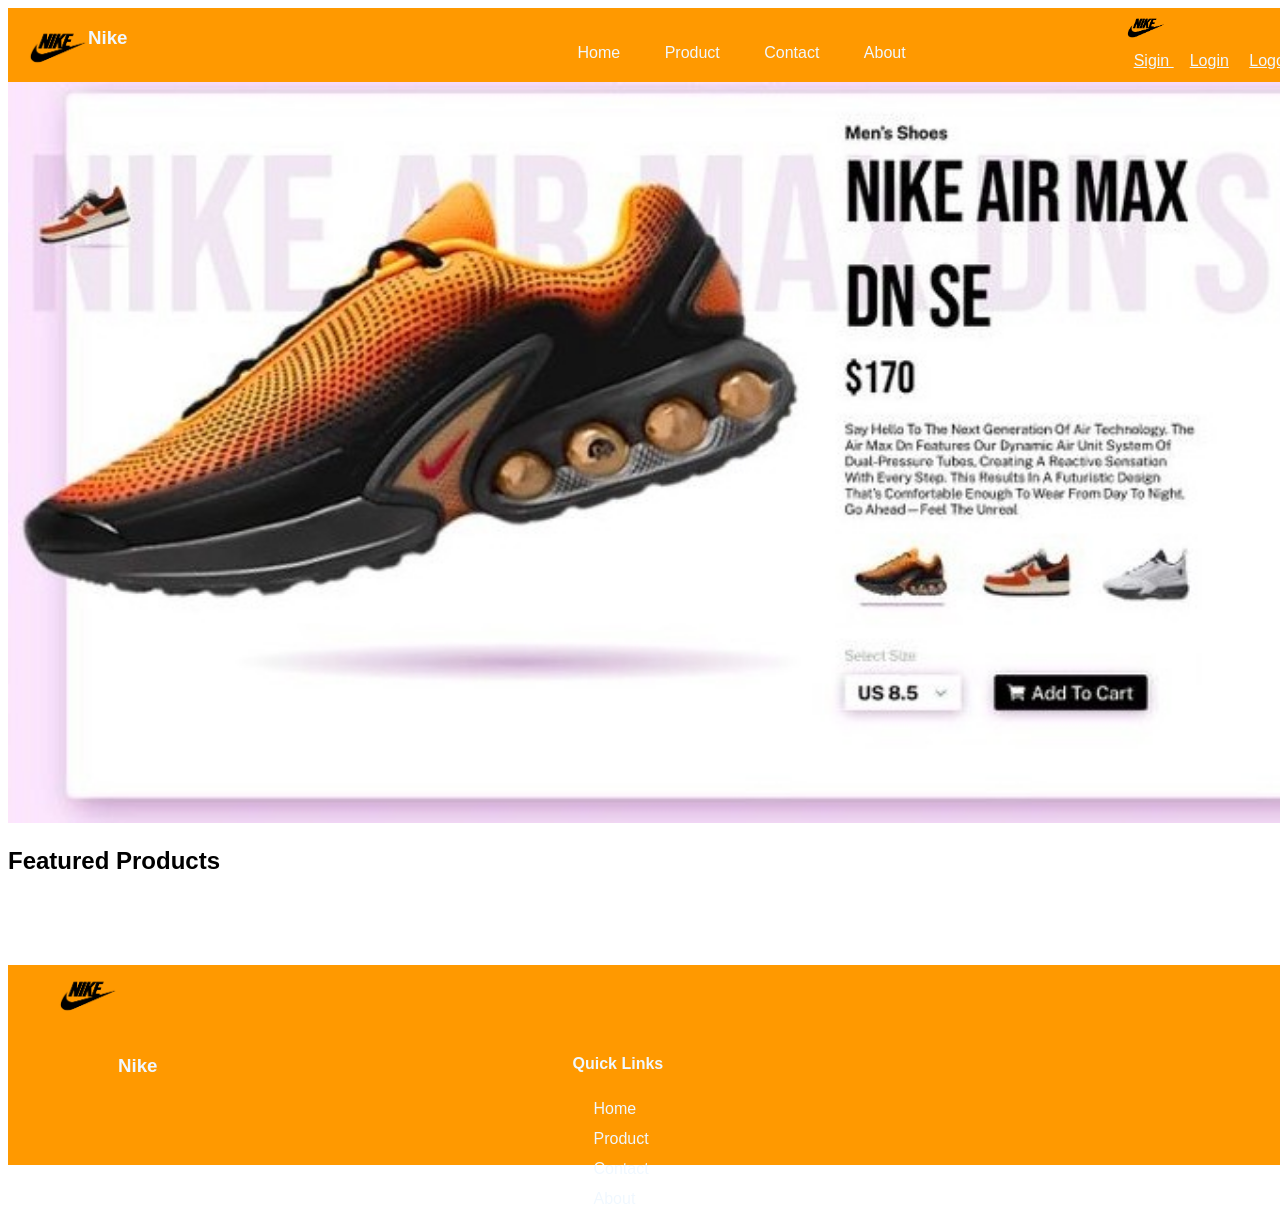
<file: index.html>
<!doctype html>
<html lang="en">
  <head>
    <meta charset="UTF-8" />
    <meta name="viewport" content="width=device-width, initial-scale=1.0" />
    <title>Shoes E Commerce</title>
    <link rel="stylesheet" href="style/style.css" />
  </head>
  <body class="container">
    <header>
      <div class="headr">
        <div class="logo">
          <img src="assets/logo-removebg-preview.png" alt="photo of logo" />
        </div>
        <div>
          <h3>Nike</h3>
        </div>
        <div>
          <nav>
            <ul>
              <a href="index.html">Home</a>
              <a href="/pages/product.html">Product</a>
              <a href="/pages/Contact.html">Contact</a>
              <a href="/pages/about.html">About</a>
            </ul>
          </nav>
        </div>
        <div class="profile">
          <img src="assets/logo-removebg-preview.png" alt="" />
          <div class="menu">
            <a href="#">Sigin </a>
            <a href="#">Login</a>
            <a href="">Logout</a>j
          </div>
        </div>
      </div>
    </header>
    <main>
      <section class="hero">
        <section>
          <div class="mainimg">
            <img src="assets/main.jpeg" alt="" />
          </div>
        </section>
        <section>
          <div>
            <h2>Featured Products</h2>
          </div>
        </section>
      </section>
    </main>
    <footer>
      <div class="mainfooter">
        <div class="footerlogo">
          <img src="assets/logo-removebg-preview.png" alt="photo of logo" />
        </div>
        <div>
          <h3>Nike</h3>
        </div>
        <div class="footernav">
          <h4>Quick Links</h4>

          <nav>
            <ul>
              <a href="index.html">Home</a>
              <a href="/pages/product.html">Product</a>
              <a href="/pages/Contact.html">Contact</a>
              <a href="/pages/about.html">About</a>
            </ul>
          </nav>
        </div>
      </div>
    </footer>
  </body>
</html>
</file>
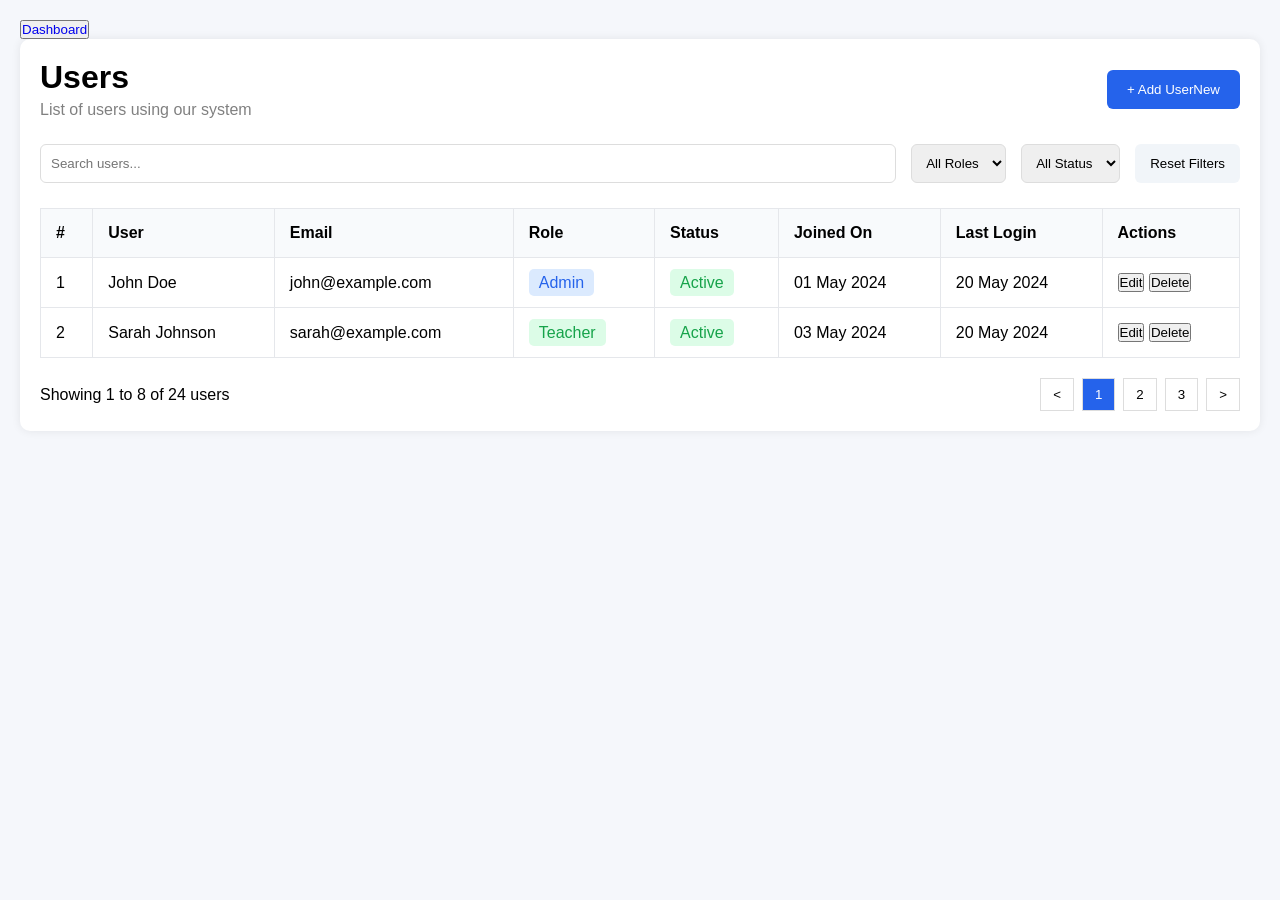
<file: pages/adduser.html>
<!DOCTYPE html>
<html lang="en">
<head>
    <meta charset="UTF-8">
    <meta name="viewport" content="width=device-width, initial-scale=1.0">
    <title>Users Dashboard</title>
    <link rel="stylesheet" href="/style/adduser.css">
</head>
    <header>
      <button><a href="/pages/admindashboard.html" style="text-decoration: none; ">Dashboard</a></button>
    </header>
<body>

<div class="container">

    <header class="top-header">
        <div>
            <h1>Users</h1>
            <p>List of users using our system</p>
        </div>

        <button class="add-btn"> <a href="/pages/createuser.html " style="text-decoration: none; color: white">+ Add UserNew</a> </button>
    </header>

    <section class="filters">
        <input type="text" placeholder="Search users...">

        <select>
            <option>All Roles</option>
            <option>Admin</option>
            <option>Teacher</option>
            <option>Student</option>
        </select>

        <select>
            <option>All Status</option>
            <option>Active</option>
            <option>Inactive</option>
        </select>

        <button class="reset-btn">Reset Filters</button>
    </section>

    <section class="users-table">
        <table>
            <thead>
                <tr>
                    <th>#</th>
                    <th>User</th>
                    <th>Email</th>
                    <th>Role</th>
                    <th>Status</th>
                    <th>Joined On</th>
                    <th>Last Login</th>
                    <th>Actions</th>
                </tr>
            </thead>

            <tbody>
                <tr>
                    <td>1</td>
                    <td>John Doe</td>
                    <td>john@example.com</td>
                    <td><span class="admin">Admin</span></td>
                    <td><span class="active">Active</span></td>
                    <td>01 May 2024</td>
                    <td>20 May 2024</td>
                    <td>
                        <button>Edit</button>
                        <button>Delete</button>
                    </td>
                </tr>

                <tr>
                    <td>2</td>
                    <td>Sarah Johnson</td>
                    <td>sarah@example.com</td>
                    <td><span class="teacher">Teacher</span></td>
                    <td><span class="active">Active</span></td>
                    <td>03 May 2024</td>
                    <td>20 May 2024</td>
                    <td>
                        <button>Edit</button>
                        <button>Delete</button>
                    </td>
                </tr>
            </tbody>
        </table>
    </section>

    <footer class="footer">
        <p>Showing 1 to 8 of 24 users</p>

        <div class="pagination">
            <button>&lt;</button>
            <button class="current">1</button>
            <button>2</button>
            <button>3</button>
            <button>&gt;</button>
        </div>
    </footer>

</div>

</body>
</html>
</file>
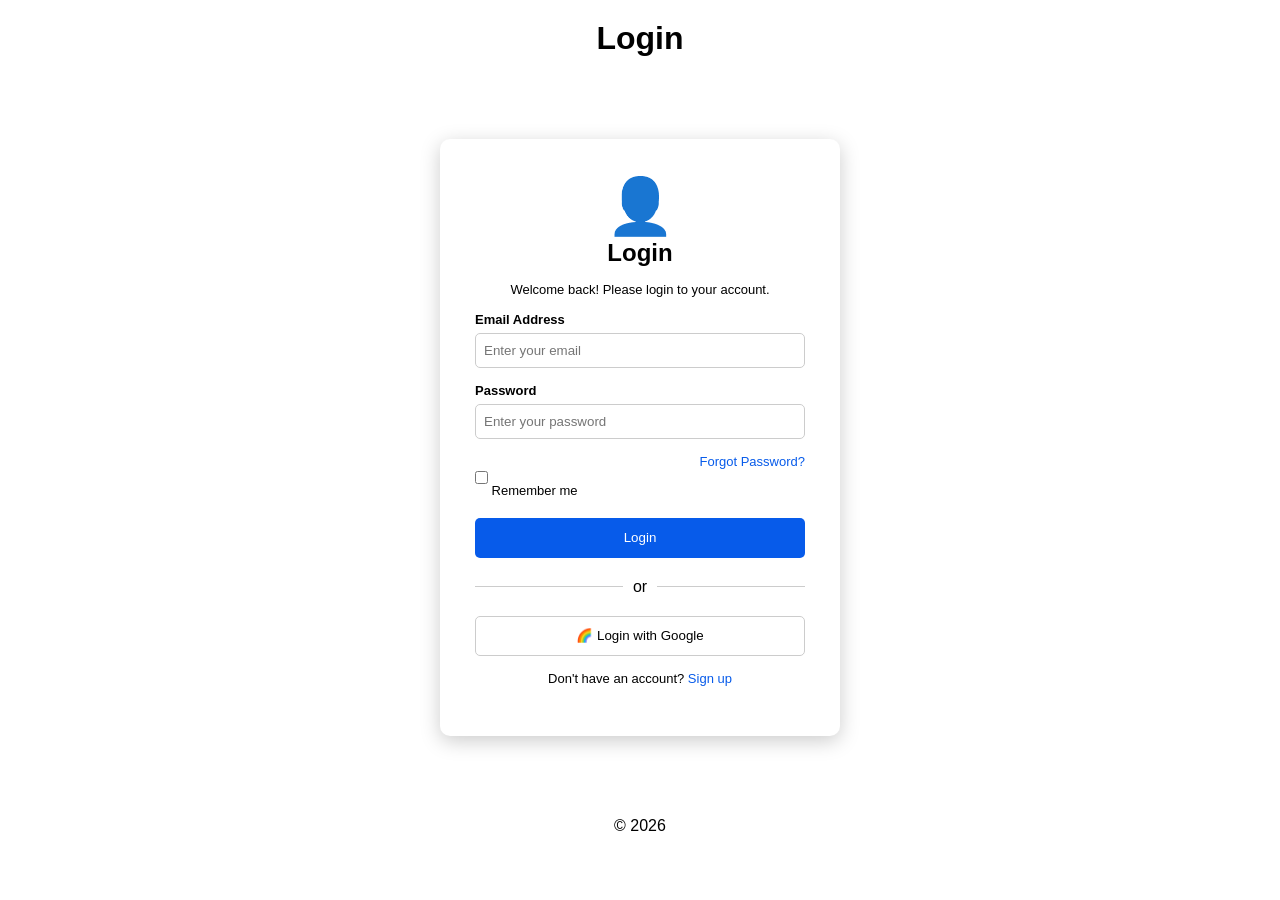
<file: pages/login.html>
<!DOCTYPE html>
<html lang="en">

<head>
    <title>Login</title>
    <link rel="stylesheet" href="/style/siginup.css">
</head>

<body>

<header>
    <h1>Login</h1>
</header>


<main>

<section class="page">

<div class="box login">

    <div class="profile">
        👤
    </div>

    <h2>Login</h2>

    <p>Welcome back! Please login to your account.</p>


    <form>

        <label>Email Address</label>
        <input type="email" placeholder="Enter your email">


        <label>Password</label>
        <input type="password" placeholder="Enter your password">


        <div class="remember">

            <div>
                <input type="checkbox">
                Remember me
            </div>

            <a href="#">Forgot Password?</a>

        </div>


        <button>Login</button>


        <div class="or">
            <span></span>
            or
            <span></span>
        </div>


        <button class="google">
            🌈 Login with Google
        </button>


        <p>
            Don't have an account?
            <a href="/pages/siginupandlogin.html">Sign up</a>
        </p>


    </form>


</div>


</section>


</main>


<footer>
    © 2026
</footer>


</body>
</html>
</file>
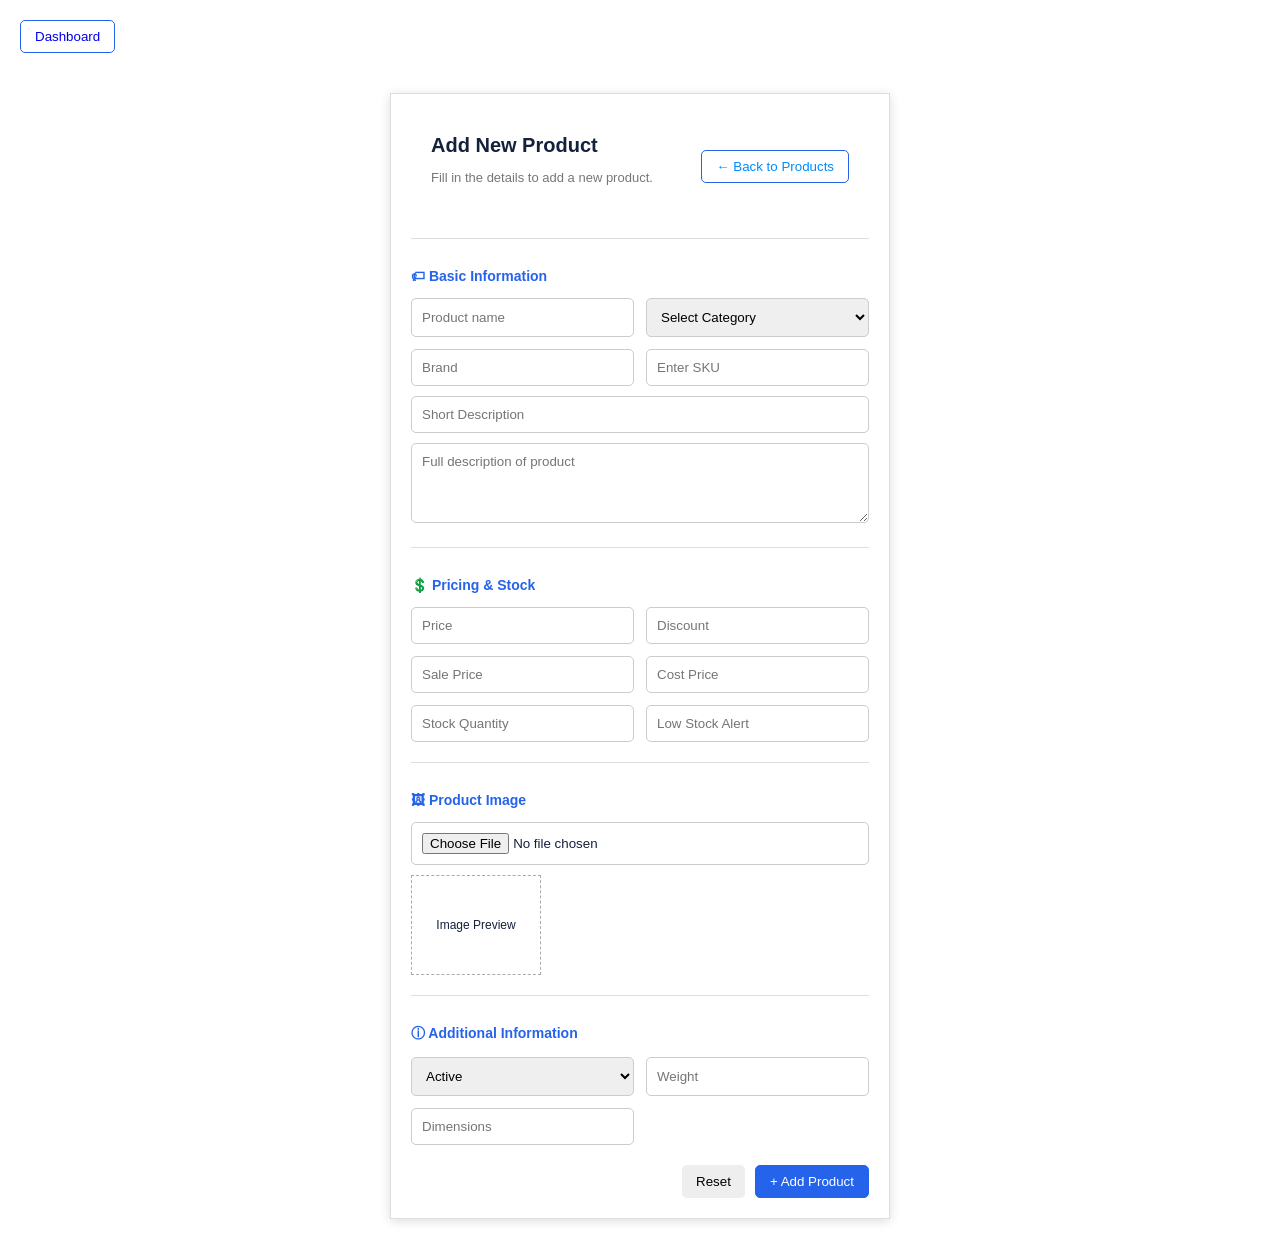
<file: pages/product.html>
<!doctype html>
<html lang="en">
  <head>
    <meta charset="UTF-8" />
    <title>Add Product</title>
    <link rel="stylesheet" href="/style/product.css" />
  </head>

  <body>
    <header>
      <button><a href="/pages/admindashboard.html" style="text-decoration: none; ">Dashboard</a></button>
    </header>

    <main>
      <section class="form-card">
        <header class="form-header">
          <div>
            <h2>Add New Product</h2>
            <p>Fill in the details to add a new product.</p>
          </div>

          <button> <a href="/pages/products.html" style="text-decoration: none;color: rgb(0, 140, 255);">← Back to Products</a></button>
        </header>

        <section class="form-section">
          <h3>🏷 Basic Information</h3>

          <div class="grid">
            <input placeholder="Product name" />

            <select>
              <option>Select Category</option>
            </select>

            <input placeholder="Brand" />

            <input placeholder="Enter SKU" />
          </div>

          <input class="full" placeholder="Short Description" />

          <textarea placeholder="Full description of product"></textarea>
        </section>

        <section class="form-section">
          <h3>💲 Pricing & Stock</h3>

          <div class="grid">
            <input placeholder="Price" />

            <input placeholder="Discount" />

            <input placeholder="Sale Price" />

            <input placeholder="Cost Price" />

            <input placeholder="Stock Quantity" />

            <input placeholder="Low Stock Alert" />
          </div>
        </section>

        <section class="form-section">
          <h3>🖼 Product Image</h3>

          <input type="file" />

          <div class="image-box">Image Preview</div>
        </section>

        <section class="form-section">
          <h3>ⓘ Additional Information</h3>

          <div class="grid">
            <select>
              <option>Active</option>
            </select>

            <input placeholder="Weight" />

            <input placeholder="Dimensions" />
          </div>
        </section>

        <footer class="buttons">
          <button class="reset">Reset</button>

          <button class="primary">+ Add Product</button>
        </footer>
      </section>
    </main>
  </body>
</html>
</file>
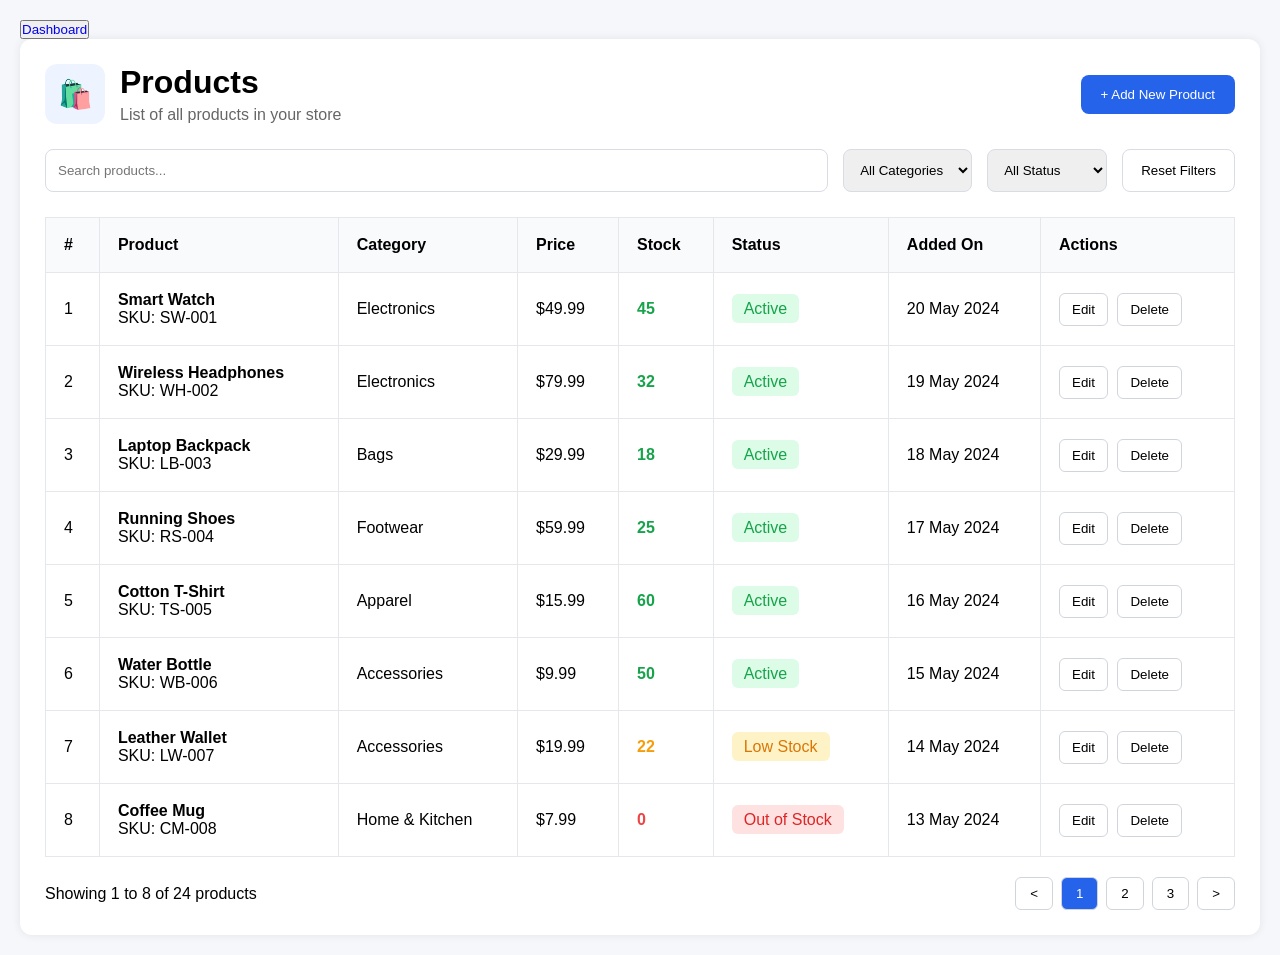
<file: pages/products.html>
<!DOCTYPE html>
<html lang="en">
<head>
    <meta charset="UTF-8">
    <meta name="viewport" content="width=device-width, initial-scale=1.0">
    <title>Products Dashboard</title>
    <link rel="stylesheet" href="/style/products.css">
</head>
<body>
    <header>
      <button><a href="/pages/admindashboard.html" style="text-decoration: none; ">Dashboard</a></button>
    </header>
<div class="container">

    <header class="top-header">
        <div class="header-left">
            <div class="icon-box">🛍️</div>

            <div>
                <h1>Products</h1>
                <p>List of all products in your store</p>
            </div>
        </div>

        <button class="add-btn"> <a href="/pages/product.html">+ Add New Product</a></button>
    </header>

    <section class="filters">
        <input type="text" placeholder="Search products...">

        <select>
            <option>All Categories</option>
            <option>Electronics</option>
            <option>Accessories</option>
            <option>Apparel</option>
        </select>

        <select>
            <option>All Status</option>
            <option>Active</option>
            <option>Low Stock</option>
            <option>Out of Stock</option>
        </select>

        <button class="reset-btn">Reset Filters</button>
    </section>

    <section class="products-table">

        <table>
            <thead>
                <tr>
                    <th>#</th>
                    <th>Product</th>
                    <th>Category</th>
                    <th>Price</th>
                    <th>Stock</th>
                    <th>Status</th>
                    <th>Added On</th>
                    <th>Actions</th>
                </tr>
            </thead>

            <tbody>

                <tr>
                    <td>1</td>
                    <td>
                        <strong>Smart Watch</strong><br>
                        SKU: SW-001
                    </td>
                    <td>Electronics</td>
                    <td>$49.99</td>
                    <td class="stock">45</td>
                    <td><span class="active">Active</span></td>
                    <td>20 May 2024</td>
                    <td>
                        <button>Edit</button>
                        <button>Delete</button>
                    </td>
                </tr>

                <tr>
                    <td>2</td>
                    <td>
                        <strong>Wireless Headphones</strong><br>
                        SKU: WH-002
                    </td>
                    <td>Electronics</td>
                    <td>$79.99</td>
                    <td class="stock">32</td>
                    <td><span class="active">Active</span></td>
                    <td>19 May 2024</td>
                    <td>
                        <button>Edit</button>
                        <button>Delete</button>
                    </td>
                </tr>

                <tr>
                    <td>3</td>
                    <td>
                        <strong>Laptop Backpack</strong><br>
                        SKU: LB-003
                    </td>
                    <td>Bags</td>
                    <td>$29.99</td>
                    <td class="stock">18</td>
                    <td><span class="active">Active</span></td>
                    <td>18 May 2024</td>
                    <td>
                        <button>Edit</button>
                        <button>Delete</button>
                    </td>
                </tr>

                <tr>
                    <td>4</td>
                    <td>
                        <strong>Running Shoes</strong><br>
                        SKU: RS-004
                    </td>
                    <td>Footwear</td>
                    <td>$59.99</td>
                    <td class="stock">25</td>
                    <td><span class="active">Active</span></td>
                    <td>17 May 2024</td>
                    <td>
                        <button>Edit</button>
                        <button>Delete</button>
                    </td>
                </tr>

                <tr>
                    <td>5</td>
                    <td>
                        <strong>Cotton T-Shirt</strong><br>
                        SKU: TS-005
                    </td>
                    <td>Apparel</td>
                    <td>$15.99</td>
                    <td class="stock">60</td>
                    <td><span class="active">Active</span></td>
                    <td>16 May 2024</td>
                    <td>
                        <button>Edit</button>
                        <button>Delete</button>
                    </td>
                </tr>

                <tr>
                    <td>6</td>
                    <td>
                        <strong>Water Bottle</strong><br>
                        SKU: WB-006
                    </td>
                    <td>Accessories</td>
                    <td>$9.99</td>
                    <td class="stock">50</td>
                    <td><span class="active">Active</span></td>
                    <td>15 May 2024</td>
                    <td>
                        <button>Edit</button>
                        <button>Delete</button>
                    </td>
                </tr>

                <tr>
                    <td>7</td>
                    <td>
                        <strong>Leather Wallet</strong><br>
                        SKU: LW-007
                    </td>
                    <td>Accessories</td>
                    <td>$19.99</td>
                    <td class="low-stock">22</td>
                    <td><span class="warning">Low Stock</span></td>
                    <td>14 May 2024</td>
                    <td>
                        <button>Edit</button>
                        <button>Delete</button>
                    </td>
                </tr>

                <tr>
                    <td>8</td>
                    <td>
                        <strong>Coffee Mug</strong><br>
                        SKU: CM-008
                    </td>
                    <td>Home & Kitchen</td>
                    <td>$7.99</td>
                    <td class="out-stock">0</td>
                    <td><span class="danger">Out of Stock</span></td>
                    <td>13 May 2024</td>
                    <td>
                        <button>Edit</button>
                        <button>Delete</button>
                    </td>
                </tr>

            </tbody>
        </table>

    </section>

    <footer class="footer">
        <p>Showing 1 to 8 of 24 products</p>

        <div class="pagination">
            <button>&lt;</button>
            <button class="current">1</button>
            <button>2</button>
            <button>3</button>
            <button>&gt;</button>
        </div>
    </footer>

</div>

</body>
</html>
</file>
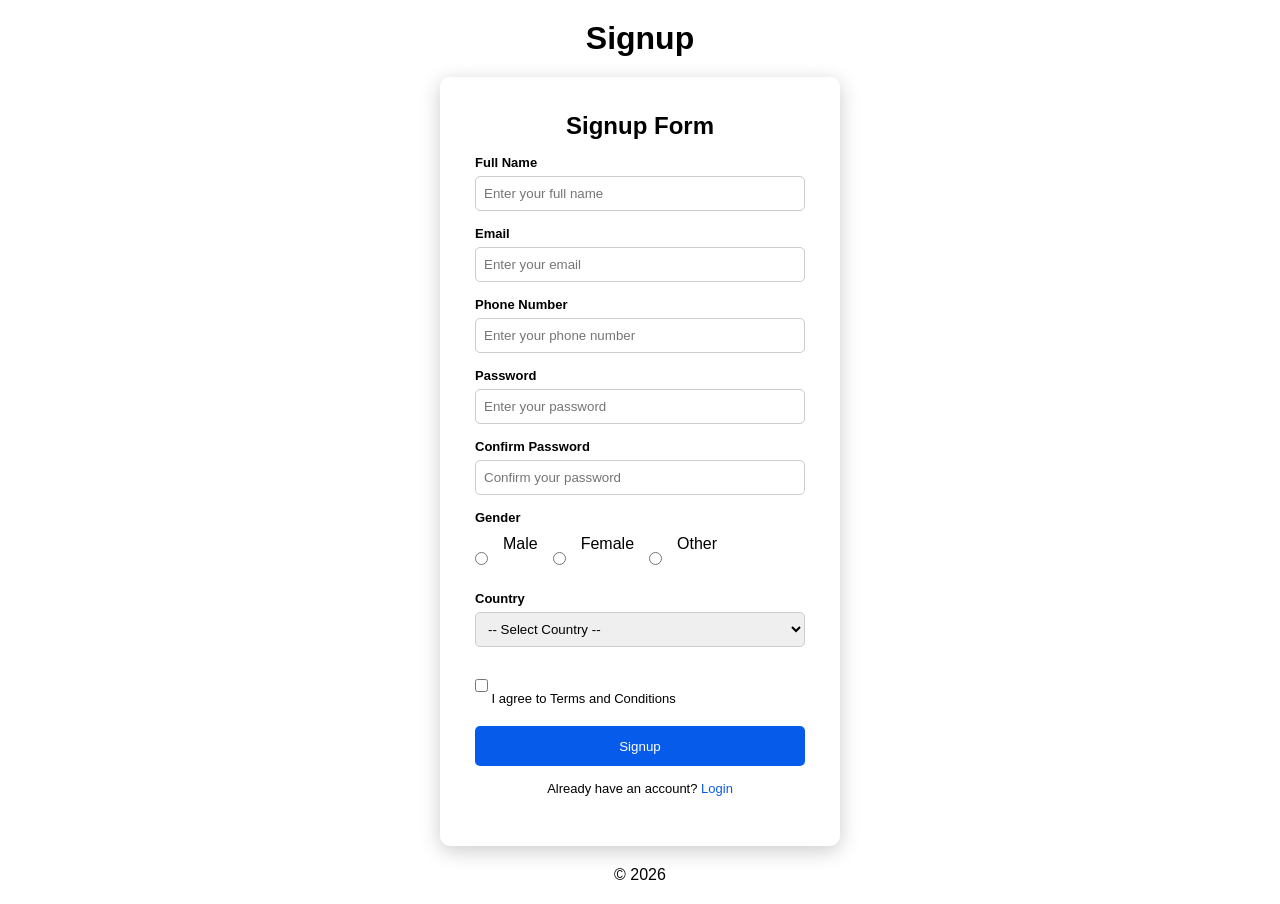
<file: pages/signup.html>
<!doctype html>
<html lang="en">
  <head>
    <title>Signup</title>
    <link rel="stylesheet" href="/style/siginup.css" />
  </head>

  <body>
    <header>
      <h1>Signup</h1>
    </header>

    <main>
      <section class="page">
        <div class="box signup">
          <h2>Signup Form</h2>

          <form>
            <label>Full Name</label>
            <input type="text" placeholder="Enter your full name" />

            <label>Email</label>
            <input type="email" placeholder="Enter your email" />

            <label>Phone Number</label>
            <input type="number" placeholder="Enter your phone number" />

            <label>Password</label>
            <input type="password" placeholder="Enter your password" />

            <label>Confirm Password</label>
            <input type="password" placeholder="Confirm your password" />

            <label>Gender</label>

            <div class="gender">
              <input type="radio" name="gender" /> Male

              <input type="radio" name="gender" /> Female

              <input type="radio" name="gender" /> Other
            </div>

            <label>Country</label>

            <select>
              <option>-- Select Country --</option>
              <option>Nepal</option>
              <option>India</option>
            </select>

            <div class="terms">
              <input type="checkbox" />

              I agree to <span>Terms and Conditions</span>
            </div>

            <button>Signup</button>

            <p>
              Already have an account?

              <a href="/pages/login.html">Login</a>
            </p>
          </form>
        </div>
      </section>
    </main>

    <footer>© 2026</footer>
  </body>
</html>
</file>
<file: style/style.css>
body {
  font-family: sans-serif;
}
.container {
  width: 1335px;
}
.logo img {
  height: 60px;
  width: 60px;
  margin-left: 20px;
  margin-top: 10px;
}
.headr {
  display: flex;
  background-color: rgb(255, 153, 0);
  color: aliceblue;
}
.headr nav {
  display: flex;
}
.profile {
  position: relative;
  cursor: pointer;
}

.menu a {
  padding: 8px;
  color: aliceblue;
}
.profile img {
  width: 40px;
  height: 40px;
}
nav {
  margin-left: 390px;
  margin-top: 20px;
  margin-right: 200px;
}
nav a {
  color: aliceblue;
  padding: 20px;
  text-decoration: none;
}
.mainimg img {
  width: 1330px;
  height: auto;
}
.hero {
  width: 1250px;
}
.mainfooter {
  display: flex;
  background-color: rgb(255, 153, 0);
  color: aliceblue;
  height: 200px;
}
nav ul {
  list-style-type: none;
}
.footernav a {
  display: block;
  padding: 6px;
}
.footernav h4 {
  margin-left: 415px;
}
.mainfooter h3 {
  margin-top: 90px;
}
.footerlogo img {
  height: 60px;
  width: 60px;
  margin-top: 1px;
  margin-left: 50px;
}
.mainfooter,
h4 {
  margin-top: 90px;
}
</file>
<file: style/adduser.css>
*{
    margin:0;
    padding:0;
    box-sizing:border-box;
    font-family:Arial, sans-serif;
}

body{
    background:#f5f7fb;
    padding:20px;
}

.container{
    background:white;
    border-radius:10px;
    padding:20px;
    box-shadow:0 0 10px rgba(0,0,0,0.08);
}

.top-header{
    display:flex;
    justify-content:space-between;
    align-items:center;
    margin-bottom:25px;
}

.top-header p{
    color:gray;
    margin-top:5px;
}

.add-btn{
    background:#2563eb;
    color:white;
    border:none;
    padding:12px 20px;
    border-radius:6px;
    cursor:pointer;
}

.filters{
    display:flex;
    gap:15px;
    margin-bottom:25px;
}

.filters input,
.filters select{
    padding:10px;
    border:1px solid #ddd;
    border-radius:6px;
}

.filters input{
    flex:1;
}

.reset-btn{
    padding:10px 15px;
    border:none;
    background:#f1f5f9;
    cursor:pointer;
    border-radius:6px;
}

table{
    width:100%;
    border-collapse:collapse;
}

th,td{
    padding:15px;
    border:1px solid #e5e7eb;
    text-align:left;
}

th{
    background:#f8fafc;
}

.admin{
    background:#dbeafe;
    color:#2563eb;
    padding:5px 10px;
    border-radius:5px;
}

.teacher{
    background:#dcfce7;
    color:#16a34a;
    padding:5px 10px;
    border-radius:5px;
}

.active{
    background:#dcfce7;
    color:#16a34a;
    padding:5px 10px;
    border-radius:5px;
}

.footer{
    margin-top:20px;
    display:flex;
    justify-content:space-between;
    align-items:center;
}

.pagination{
    display:flex;
    gap:8px;
}

.pagination button{
    padding:8px 12px;
    border:1px solid #ddd;
    background:white;
    cursor:pointer;
}

.current{
    background:#2563eb !important;
    color:white;
}
</file>
<file: style/siginup.css>
* {
  margin: 0;
  padding: 0;
  box-sizing: border-box;
  font-family: Arial, sans-serif;
}

body {
  background: white;
}

header {
  text-align: center;
  padding: 20px;
}

.page {
  min-height: 80vh;

  display: flex;

  justify-content: center;

  align-items: center;
}

.box {
  width: 400px;

  background: white;

  padding: 35px;

  border-radius: 10px;

  box-shadow: 0 5px 20px #ccc;
}

h2 {
  text-align: center;

  margin-bottom: 15px;
}

.profile {
  font-size: 55px;

  text-align: center;
}

p {
  text-align: center;

  font-size: 13px;

  margin: 15px;
}

label {
  display: block;

  font-size: 13px;

  font-weight: bold;

  margin-top: 15px;
}

input,
select {
  width: 100%;

  height: 35px;

  margin-top: 6px;

  padding: 8px;

  border: 1px solid #ccc;

  border-radius: 5px;
}

.gender {
  display: flex;

  gap: 15px;

  margin-top: 10px;
}

.gender input {
  width: auto;
}

.terms {
  font-size: 13px;

  margin-top: 15px;
}

.terms input {
  width: auto;
}

button {
  width: 100%;

  height: 40px;

  margin-top: 20px;

  border: none;

  background: #075bea;

  color: white;

  border-radius: 5px;

  cursor: pointer;
}

.google {
  background: white;

  color: black;

  border: 1px solid #ccc;
}

.remember {
  display: flex;

  justify-content: space-between;

  margin-top: 15px;

  font-size: 13px;
}

.remember input {
  width: auto;
}

.or {
  display: flex;

  align-items: center;

  gap: 10px;

  margin-top: 20px;
}

.or span {
  height: 1px;

  background: #ccc;

  flex: 1;
}

a {
  color: #075bea;

  text-decoration: none;
}

footer {
  text-align: center;

  padding: 20px;
}
</file>
<file: style/product.css>
* {
  box-sizing: border-box;
  font-family: Arial, sans-serif;
}

body {
  background: white;
  margin: 0;
  color: #14213d;
}

header {
  padding: 20px;
}

main {
  display: flex;
  justify-content: center;
  padding: 20px;
}

.form-card {
  width: 500px;
  border: 1px solid #ddd;
  padding: 20px;
  box-shadow: 0 2px 10px #ddd;
}

.form-header {
  display: flex;
  justify-content: space-between;
  align-items: center;
}

.form-header h2 {
  margin: 0;
  font-size: 20px;
}

.form-header p {
  font-size: 13px;
  color: #777;
}

button {
  padding: 8px 14px;
  border-radius: 5px;
  border: 1px solid #2563eb;
  background: white;
  color: #2563eb;
}

.form-section {
  border-top: 1px solid #ddd;
  margin-top: 20px;
  padding-top: 15px;
}

h3 {
  font-size: 14px;
  color: #2563eb;
}

.grid {
  display: grid;
  grid-template-columns: 1fr 1fr;
  gap: 12px;
}

input,
select,
textarea {
  width: 100%;
  padding: 10px;
  border: 1px solid #ccc;
  border-radius: 5px;
}

textarea {
  height: 80px;
  margin-top: 10px;
}

.full {
  margin-top: 10px;
}

.image-box {
  height: 100px;
  width: 130px;
  border: 1px dashed #aaa;
  display: flex;
  align-items: center;
  justify-content: center;
  margin-top: 10px;
  font-size: 12px;
}

.buttons {
  display: flex;
  justify-content: flex-end;
  gap: 10px;
  margin-top: 20px;
}

.reset {
  background: #eee;
  color: black;
  border: none;
}

.primary {
  background: #2563eb;
  color: white;
}
</file>
<file: style/products.css>
*{
    margin:0;
    padding:0;
    box-sizing:border-box;
    font-family:Arial,sans-serif;
}

body{
    background:#f5f7fb;
    padding:20px;
}

.container{
    background:#fff;
    padding:25px;
    border-radius:12px;
    box-shadow:0 0 10px rgba(0,0,0,.08);
}

.top-header{
    display:flex;
    justify-content:space-between;
    align-items:center;
    margin-bottom:25px;
}

.header-left{
    display:flex;
    align-items:center;
    gap:15px;
}

.icon-box{
    width:60px;
    height:60px;
    background:#eef4ff;
    display:flex;
    justify-content:center;
    align-items:center;
    font-size:28px;
    border-radius:12px;
}

.top-header p{
    color:#666;
    margin-top:5px;
}

.add-btn{
    background:#2563eb;
    color:#fff;
    border:none;
    padding:12px 20px;
    border-radius:8px;
    cursor:pointer;
}

.add-btn a{
    text-decoration: none;
    color: white;
}

.filters{
    display:flex;
    gap:15px;
    margin-bottom:25px;
}

.filters input,
.filters select{
    padding:12px;
    border:1px solid #d9dce3;
    border-radius:8px;
}

.filters input{
    flex:1;
}

.reset-btn{
    padding:12px 18px;
    border:1px solid #d9dce3;
    background:#fff;
    border-radius:8px;
    cursor:pointer;
}

table{
    width:100%;
    border-collapse:collapse;
}

th,td{
    padding:18px;
    border:1px solid #e5e7eb;
    text-align:left;
}

th{
    background:#f8fafc;
}

.stock{
    color:#16a34a;
    font-weight:600;
}

.low-stock{
    color:#f59e0b;
    font-weight:600;
}

.out-stock{
    color:#ef4444;
    font-weight:600;
}

.active{
    background:#dcfce7;
    color:#16a34a;
    padding:6px 12px;
    border-radius:6px;
}

.warning{
    background:#fef3c7;
    color:#d97706;
    padding:6px 12px;
    border-radius:6px;
}

.danger{
    background:#fee2e2;
    color:#dc2626;
    padding:6px 12px;
    border-radius:6px;
}

td button{
    padding:8px 12px;
    margin-right:5px;
    border:1px solid #d1d5db;
    background:#fff;
    border-radius:6px;
    cursor:pointer;
}

.footer{
    margin-top:20px;
    display:flex;
    justify-content:space-between;
    align-items:center;
}

.pagination{
    display:flex;
    gap:8px;
}

.pagination button{
    padding:8px 14px;
    border:1px solid #d1d5db;
    background:#fff;
    border-radius:6px;
    cursor:pointer;
}

.current{
    background:#2563eb !important;
    color:white;
}
</file>
